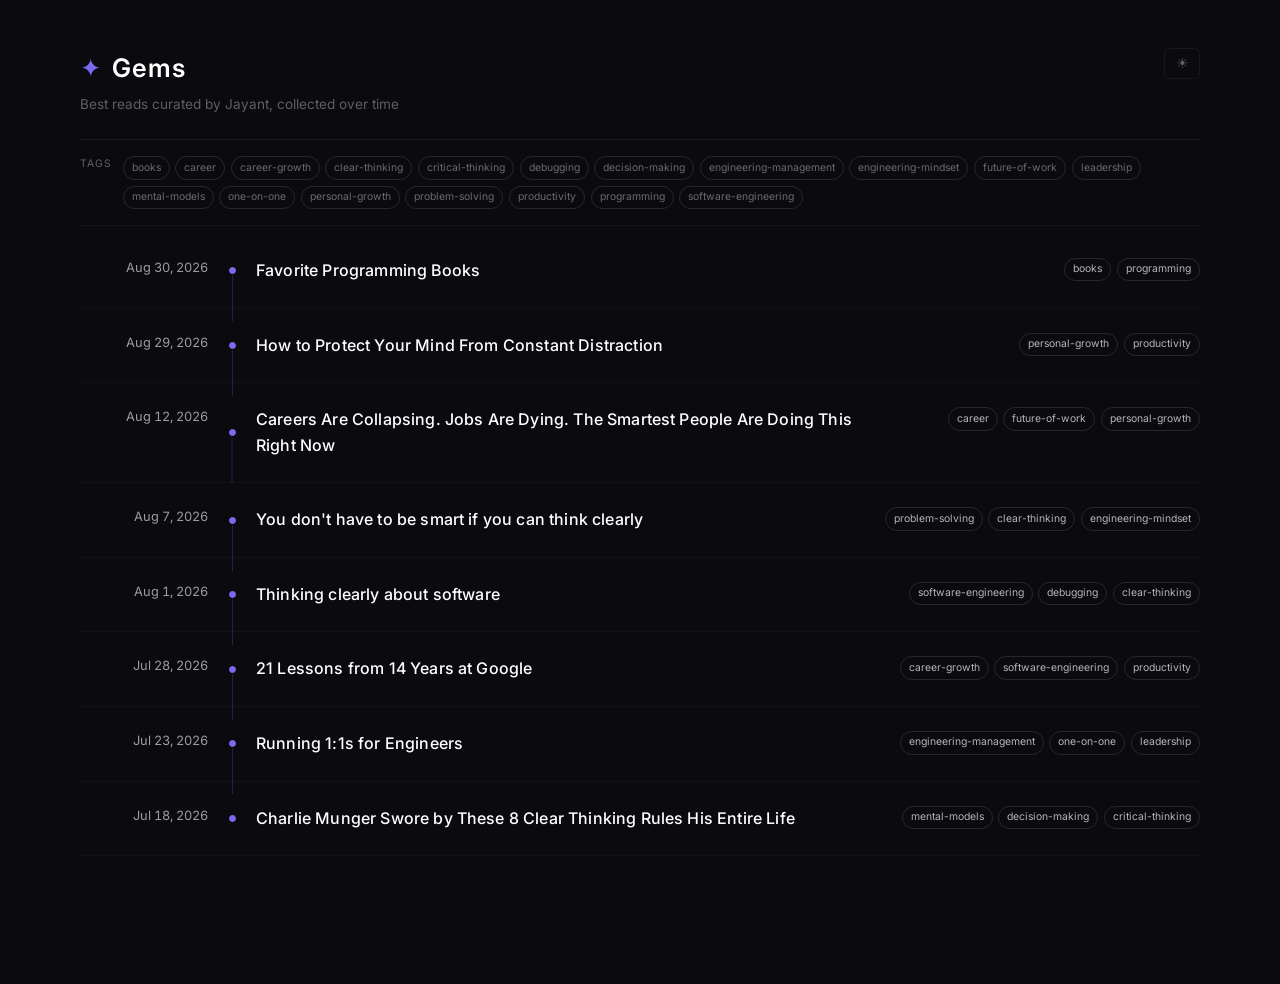
<file: index.html>
<!DOCTYPE html>
<html lang="en">
<head>
  <meta charset="UTF-8">
  <meta name="viewport" content="width=device-width, initial-scale=1.0">
  <title>Gems — Curated Articles by Jayant</title>
  <meta name="description" content="Best reads curated by Jayant, collected over time">
  <link rel="icon" href="data:image/svg+xml,<svg xmlns='http://www.w3.org/2000/svg' viewBox='0 0 100 100'><text y='.9em' font-size='90'>✦</text></svg>">
  <link rel="preconnect" href="https://fonts.googleapis.com">
  <link rel="preconnect" href="https://fonts.gstatic.com" crossorigin>
  <link href="https://fonts.googleapis.com/css2?family=Inter:wght@400;600&display=swap" rel="stylesheet">
  <link rel="stylesheet" href="css/style.css">
</head>
<body>
  <div class="page-wrap">
    <header>
      <div class="header-left">
        <h1><span>✦</span> Gems</h1>
        <p>Best reads curated by Jayant, collected over time</p>
      </div>
      <button class="theme-toggle" id="theme-toggle" title="Toggle theme">☀</button>
    </header>

    <div class="tag-filter-bar" id="tag-filter-bar">
      <span class="label">Tags</span>
      <button class="clear-filter" id="clear-filter" onclick="clearTagFilter()">clear</button>
    </div>

    <div class="timeline" id="timeline">
      <div class="loading">Loading gems…</div>
    </div>
  </div>

  <script src="js/app.js"></script>
</body>
</html>
</file>
<file: css/style.css>
*,
*::before,
*::after {
  margin: 0;
  padding: 0;
  box-sizing: border-box;
}

:root {
  --bg: #0a0a0f;
  --bg-secondary: #111119;
  --text: #e0e0e0;
  --text-bright: #fff;
  --text-muted: rgba(255, 255, 255, 0.35);
  --text-faded: rgba(255, 255, 255, 0.15);
  --accent: #7c6aef;
  --accent-dim: rgba(124, 106, 239, 0.25);
  --border: rgba(255, 255, 255, 0.06);
  --border-faint: rgba(255, 255, 255, 0.03);
  --tag-text: rgba(255, 255, 255, 0.4);
  --tag-text-active: rgba(255, 255, 255, 0.7);
  --tag-border: rgba(255, 255, 255, 0.12);
  --tag-border-dim: rgba(255, 255, 255, 0.08);
  --date-color: rgba(255, 255, 255, 0.22);
  --date-color-active: rgba(255, 255, 255, 0.6);
  --title-color: rgba(255, 255, 255, 0.25);
  --title-color-active: #fff;
  --filter-active-bg: var(--accent);
  --filter-active-text: #fff;
  --filter-active-border: var(--accent);
  --dot-bg: #1a1a2e;
}

[data-theme="light"] {
  --bg: #f6f6f9;
  --bg-secondary: #eeeef3;
  --text: #2a2a3a;
  --text-bright: #111;
  --text-muted: rgba(0, 0, 0, 0.4);
  --text-faded: rgba(0, 0, 0, 0.15);
  --accent: #6554c0;
  --accent-dim: rgba(101, 84, 192, 0.15);
  --border: rgba(0, 0, 0, 0.08);
  --border-faint: rgba(0, 0, 0, 0.04);
  --tag-text: rgba(0, 0, 0, 0.62);
  --tag-text-active: rgba(0, 0, 0, 0.86);
  --tag-border: rgba(0, 0, 0, 0.2);
  --tag-border-dim: rgba(0, 0, 0, 0.14);
  --date-color: rgba(0, 0, 0, 0.24);
  --date-color-active: rgba(0, 0, 0, 0.6);
  --title-color: rgba(0, 0, 0, 0.3);
  --title-color-active: #111;
  --filter-active-bg: rgba(101, 84, 192, 0.14);
  --filter-active-text: #43339e;
  --filter-active-border: rgba(101, 84, 192, 0.4);
  --dot-bg: #e8e8f0;
}

body {
  background: var(--bg);
  color: var(--text);
  font-family: 'Inter', system-ui, -apple-system, sans-serif;
  line-height: 1.6;
  min-height: 100vh;
  overflow-x: hidden;
  transition: background 0.3s ease, color 0.3s ease;
}

.page-wrap {
  max-width: 1200px;
  margin: 0 auto;
  padding: 0 2.5rem;
}

/* Header */
header {
  display: flex;
  align-items: flex-start;
  justify-content: space-between;
  padding: 3rem 0 1.5rem;
  border-bottom: 1px solid var(--border);
  gap: 1rem;
}

.header-left h1 {
  font-size: 1.6rem;
  font-weight: 600;
  letter-spacing: 0.04em;
  color: var(--text-bright);
}

.header-left h1 span {
  color: var(--accent);
  margin-right: 0.15rem;
}

.header-left p {
  font-size: 0.85rem;
  color: var(--text-muted);
  margin-top: 0.3rem;
}

.theme-toggle {
  background: none;
  border: 1px solid var(--border);
  border-radius: 6px;
  padding: 0.4rem 0.65rem;
  cursor: pointer;
  font-size: 0.9rem;
  color: var(--text-muted);
  transition: color 0.2s, border-color 0.2s;
  flex-shrink: 0;
}

.theme-toggle:hover {
  color: var(--accent);
  border-color: var(--accent);
}

/* Tag filter bar */
.tag-filter-bar {
  display: flex;
  align-items: flex-start;
  gap: 0.5rem;
  padding: 1rem 0;
  flex-wrap: wrap;
  border-bottom: 1px solid var(--border-faint);
}

.tag-filter-bar .tag-pills {
  display: flex;
  flex-wrap: wrap;
  gap: 0.35rem;
  min-width: 0;
  flex: 1 1 22rem;
}

.tag-filter-bar .label {
  font-size: 0.65rem;
  text-transform: uppercase;
  letter-spacing: 0.1em;
  color: var(--text-muted);
  margin-right: 0.15rem;
  flex-shrink: 0;
}

.tag-filter-bar .tag-pill {
  cursor: pointer;
  color: var(--tag-text);
  border-color: var(--tag-border);
  background: transparent;
  transition: color 0.2s ease, border-color 0.2s ease, background 0.2s ease, transform 0.2s ease;
}

.tag-filter-bar .tag-pill.active {
  background: var(--filter-active-bg);
  color: var(--filter-active-text);
  border-color: var(--filter-active-border);
}

.tag-filter-bar .tag-pill:hover {
  transform: translateY(-1px);
}

.clear-filter {
  font-size: 0.65rem;
  color: var(--text-muted);
  cursor: pointer;
  margin-left: 0.25rem;
  text-decoration: underline;
  background: none;
  border: none;
  display: none;
  flex-shrink: 0;
}

.clear-filter.visible {
  display: inline;
}

/* Timeline */
.timeline {
  position: relative;
  padding: 0.5rem 0 8rem;
  opacity: 1;
  transition: opacity 0.18s ease;
}

.timeline.is-updating {
  opacity: 0.78;
}

/* Each gem row — uses grid for precise column control */
.gem-item {
  display: grid;
  grid-template-columns: 8rem 1.5rem minmax(0, 1fr) minmax(0, 320px);
  align-items: start;
  gap: 0 0.75rem;
  padding: 1.5rem 0;
  border-bottom: 1px solid var(--border-faint);
  position: relative;
  opacity: 0.15;
  transform: translateY(6px);
  transition: opacity 0.6s ease, transform 0.6s ease;
}

.gem-item.in-view {
  opacity: 1;
  transform: translateY(0);
}

/* Date column */
.gem-date {
  font-size: 0.8rem;
  color: var(--date-color);
  font-variant-numeric: tabular-nums;
  white-space: nowrap;
  text-align: right;
  transition: color 0.5s ease;
}

.gem-item.in-view .gem-date {
  color: var(--date-color-active);
}

/* Timeline dot — sits in the narrow 2nd column */
.gem-dot {
  width: 7px;
  height: 7px;
  border-radius: 50%;
  background: var(--dot-bg);
  border: 1.5px solid var(--accent-dim);
  align-self: center;
  justify-self: center;
  transition: background 0.5s ease, border-color 0.5s ease;
  position: relative;
}

.gem-dot::before {
  content: '';
  position: absolute;
  left: 50%;
  top: 7px;
  bottom: -3rem;
  width: 1px;
  background: var(--accent-dim);
  transform: translateX(-50%);
}

.gem-item:last-child .gem-dot::before {
  display: none;
}

.gem-item.in-view .gem-dot {
  background: var(--accent);
  border-color: var(--accent);
}

/* Title */
.gem-title {
  min-width: 0;
}

.gem-title a {
  color: var(--title-color);
  text-decoration: none;
  font-size: 1rem;
  font-weight: 500;
  letter-spacing: 0.01em;
  transition: color 0.6s ease;
  word-wrap: break-word;
}

.gem-title a:hover {
  text-decoration: underline;
  text-underline-offset: 4px;
  text-decoration-color: var(--accent);
}

.gem-item.in-view .gem-title a {
  color: var(--title-color-active);
}

/* Tags */
.gem-tags {
  display: flex;
  gap: 0.35rem;
  flex-wrap: wrap;
  justify-content: flex-end;
  min-width: 0;
  max-width: 100%;
}

.tag-pill {
  font-size: 0.65rem;
  padding: 0.15rem 0.5rem;
  border-radius: 9999px;
  border: 1px solid var(--tag-border-dim);
  color: var(--tag-text);
  white-space: normal;
  overflow-wrap: anywhere;
  transition: color 0.5s ease, border-color 0.5s ease, background 0.2s ease;
}

.gem-item.in-view .tag-pill {
  color: var(--tag-text-active);
  border-color: var(--tag-border);
}

.tag-pill:hover {
  border-color: var(--accent);
  color: var(--accent);
  cursor: pointer;
}

/* Empty / loading state */
.empty-state,
.loading {
  text-align: center;
  padding: 6rem 0;
  color: var(--text-muted);
  font-size: 0.85rem;
}

/* Responsive — only for narrow devices */
@media (max-width: 768px) {
  .page-wrap { padding: 0 1.25rem; }
  header { flex-direction: column; gap: 0.5rem; }

  .gem-item {
    grid-template-columns: 1fr;
    gap: 0.25rem;
    padding: 1.2rem 0 1.2rem 2rem;
  }

  .tag-filter-bar .tag-pills {
    flex: 1 1 100%;
  }

  .gem-dot {
    position: absolute;
    left: 0;
    top: 1.5rem;
  }

  .gem-dot::before {
    top: 9px;
    bottom: -2rem;
  }

  .gem-date {
    text-align: left;
    font-size: 0.75rem;
  }

  .gem-title a { font-size: 0.95rem; }

  .gem-tags {
    max-width: none;
    justify-content: flex-start;
  }
}
</file>
